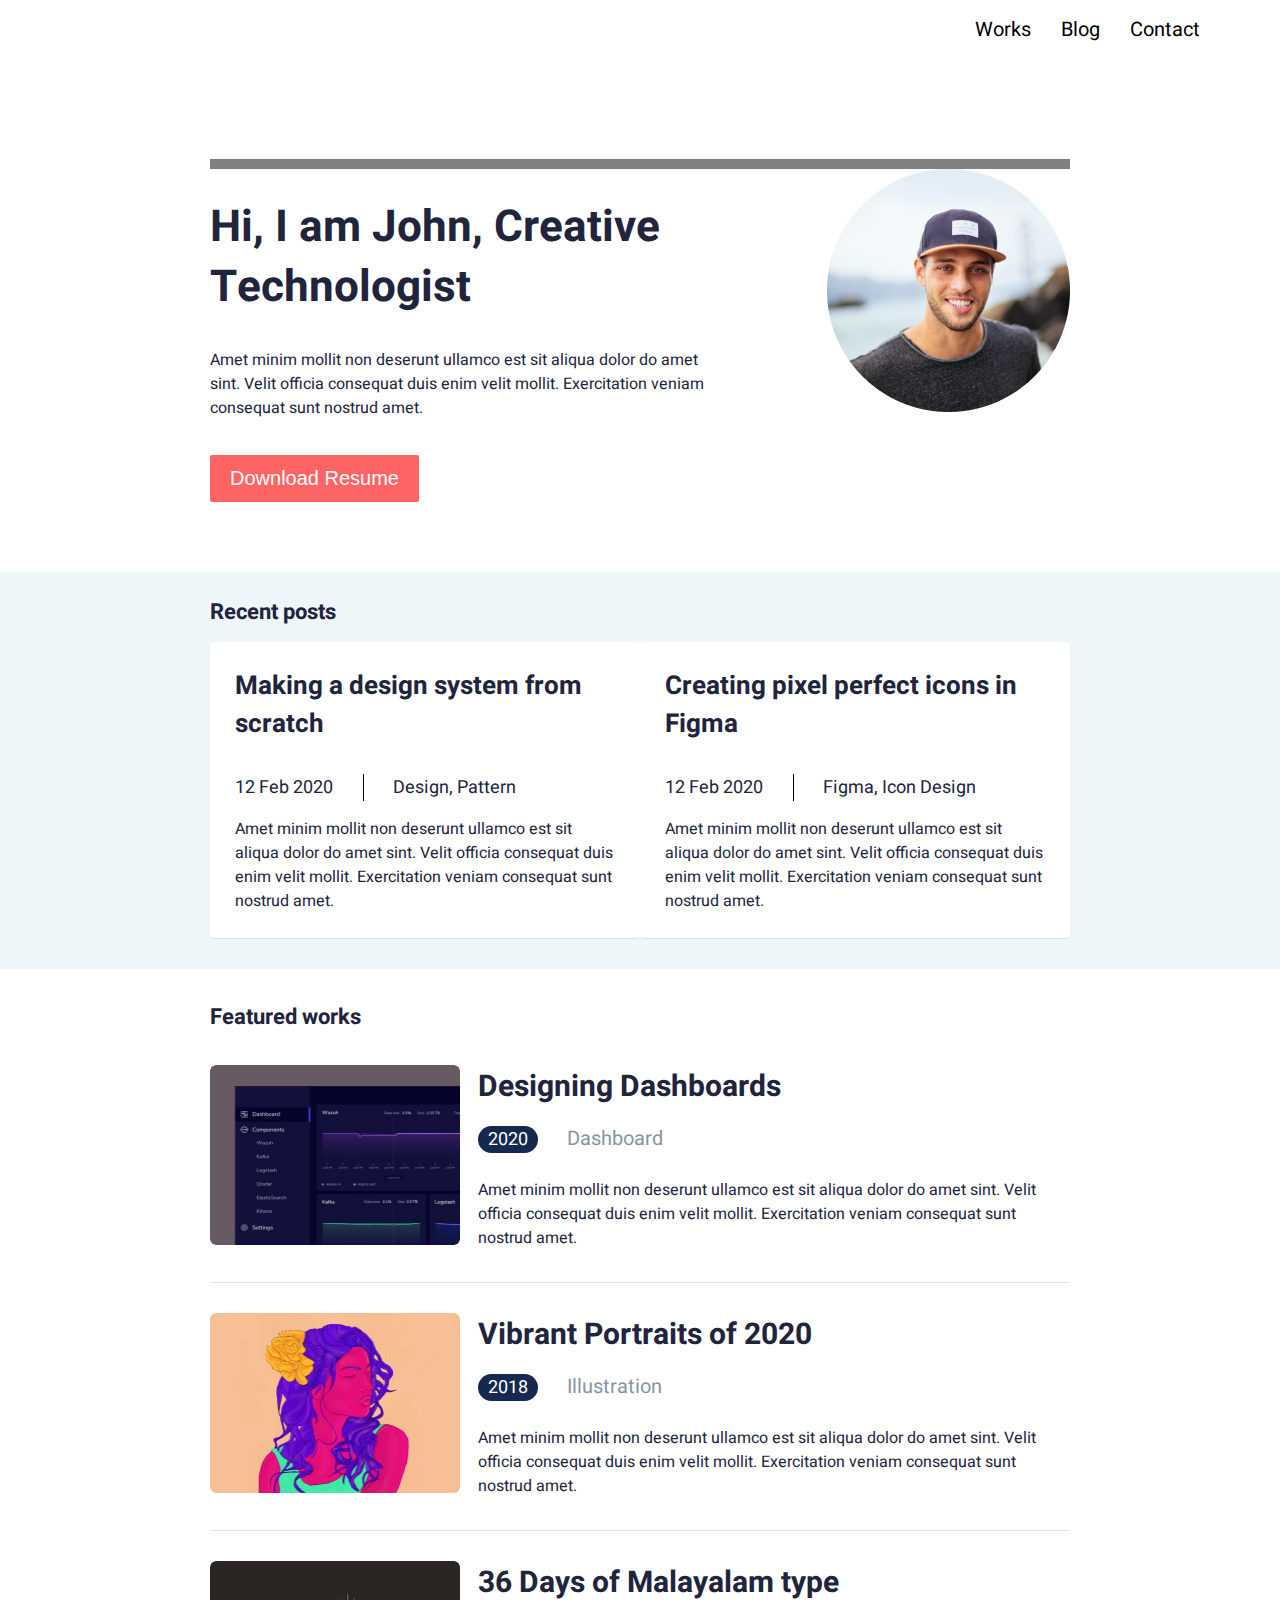
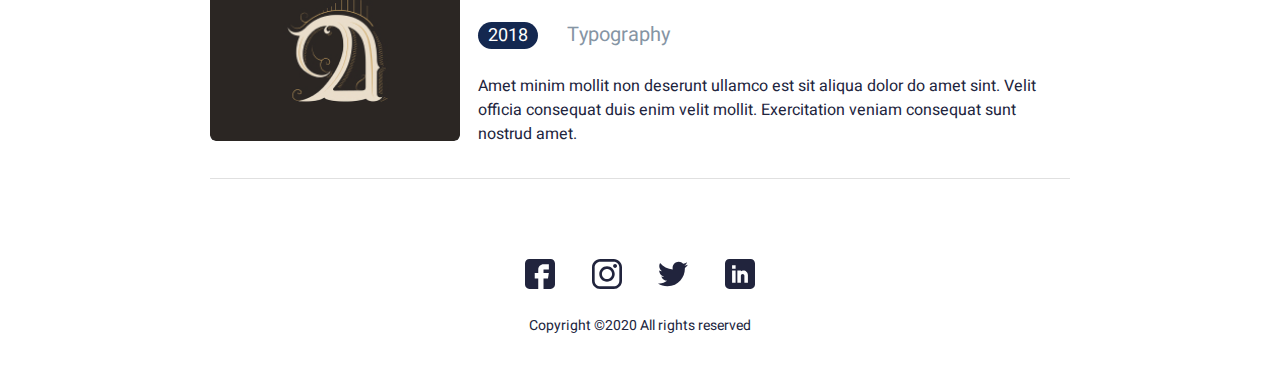
<file: index.html>
<!DOCTYPE html>
<html lang="en">
  <head>
    <meta charset="UTF-8" />
    <meta http-equiv="X-UA-Compatible" content="IE=edge" />
    <meta name="viewport" content="width=device-width, initial-scale=1.0" />
    <title>Document</title>
    <link rel="preconnect" href="https://fonts.googleapis.com" />
    <link rel="preconnect" href="https://fonts.gstatic.com" crossorigin />
    <link
      href="https://fonts.googleapis.com/css2?family=Heebo:wght@400;700&display=swap"
      rel="stylesheet"
    />
    <link rel="stylesheet" href="css/style.css" />
  </head>
  <body>
    <header>
      
      <nav class="menu">
        <button class="burger"></button>
        <a href="works.html" class="active">Works</a>
        <a href="blog.html" class="active">Blog</a>
        <a href="index.html" class="active">Contact</a>
      </nav>
      <div class="container about-user">
        <div>
          <h1>Hi, I am John, Creative Technologist</h1>
          <p>
            Amet minim mollit non deserunt ullamco est sit aliqua dolor do amet
            sint. Velit officia consequat duis enim velit mollit. Exercitation
            veniam consequat sunt nostrud amet.
          </p>
          <button class="btn">Download Resume</button>
        </div>
        <img src="img/Ellipse 1.jpg" alt="Photo" />
      </div>
    </header>
                                <!-- Section Post -->
    <section class="section-posts">
        <div class="container">
          <h2>Recent posts</h2>
          <div class="blocks-posts">
            <div class="post">
              <h4>
                <a href="blog.html">Making a design system from scratch</a>
              </h4>
              <span class="date">12 Feb 2020</span>
              <span class="topic">Design, Pattern</span>
              <p>Amet minim mollit non deserunt ullamco est sit aliqua dolor do amet sint. Velit officia consequat duis enim velit mollit. Exercitation veniam consequat sunt nostrud amet.</p>
            </div>
            <!-- POST-->
            <div class="post">
              <h4>  
                <a href="blog.html">Creating pixel perfect icons in Figma</a>
              </h4>
              <span class="date">12 Feb 2020</span>
              <span class="topic">Figma, Icon Design</span>
              <p>Amet minim mollit non deserunt ullamco est sit aliqua dolor do amet sint. Velit officia consequat duis enim velit mollit. Exercitation veniam consequat sunt nostrud amet.</p>
            </div>
            <!-- POST-->
          </div>
        </div>

    </section>


                    <!-- Section WORK -->
    <section>
      <div class="container">
        <h2>Featured works</h2>
        <div class="featured-works">
                                        <!--description 1-->
          <div class="work">
            <a href="work-pages/article-page.html">
            <img src="img/Rectangle 30.jpg" alt="IMG1">  
            </a> 
            <div class="description">
              <h3> 
                <a href="work-pages/article-page.html">Designing Dashboards</a>
              </h3>
              <span class="badge">2020</span>
              <span class="topic">Dashboard</span>
              <p>Amet minim mollit non deserunt ullamco est sit aliqua dolor do amet sint. Velit officia consequat duis enim velit mollit. Exercitation veniam consequat sunt nostrud amet.</p>
            </div>
            </div>
                                        <!--description 2-->
            <div class="work">
            <a href="work-pages/audi-page.html">
            <img src="img/Rectangle 32.jpg" alt="IMG2">
            </a>
            <div class="description">
              <h3> 
                <a href="work-pages/audi-page.html">Vibrant Portraits of 2020</a>
              </h3>
              <span class="badge">2018</span>
              <span class="topic">Illustration</span>
              <p>Amet minim mollit non deserunt ullamco est sit aliqua dolor do amet sint. Velit officia consequat duis enim velit mollit. Exercitation veniam consequat sunt nostrud amet.</p>
            </div>             
            </div>
                                        <!--description 3-->
            <div class="work">
            <a href="work-pages/ford-page.html">
            <img src="img/Rectangle 34.jpg" alt="IMG3">
            </a>
            <div class="description">
              <h3> 
                <a href="work-pages/ford-page.html">36 Days of Malayalam type</a>
              </h3>
              <span class="badge">2018</span>
              <span class="topic">Typography</span>
              <p>Amet minim mollit non deserunt ullamco est sit aliqua dolor do amet sint. Velit officia consequat duis enim velit mollit. Exercitation veniam consequat sunt nostrud amet.</p>
            </div>
            <!--work-->
        </div>
                <!-- featured-works-->
      </div>
    </section>
    <footer>
      <div class="socials">
        <a href="https://www.facebook.com/CBSystematics/" class="icon fb"></a>
        <a href="https://www.instagram.com/cyberbionic_systematics/" class="icon inst"></a>
        <a href="#" class="icon tw"></a>
        <a href="https://www.linkedin.com/company/cbsystematics-development/" class="icon in"></a>
      </div>
      <p>Copyright ©2020 All rights reserved </p>
    </footer>

  </body>
</html>
</file>
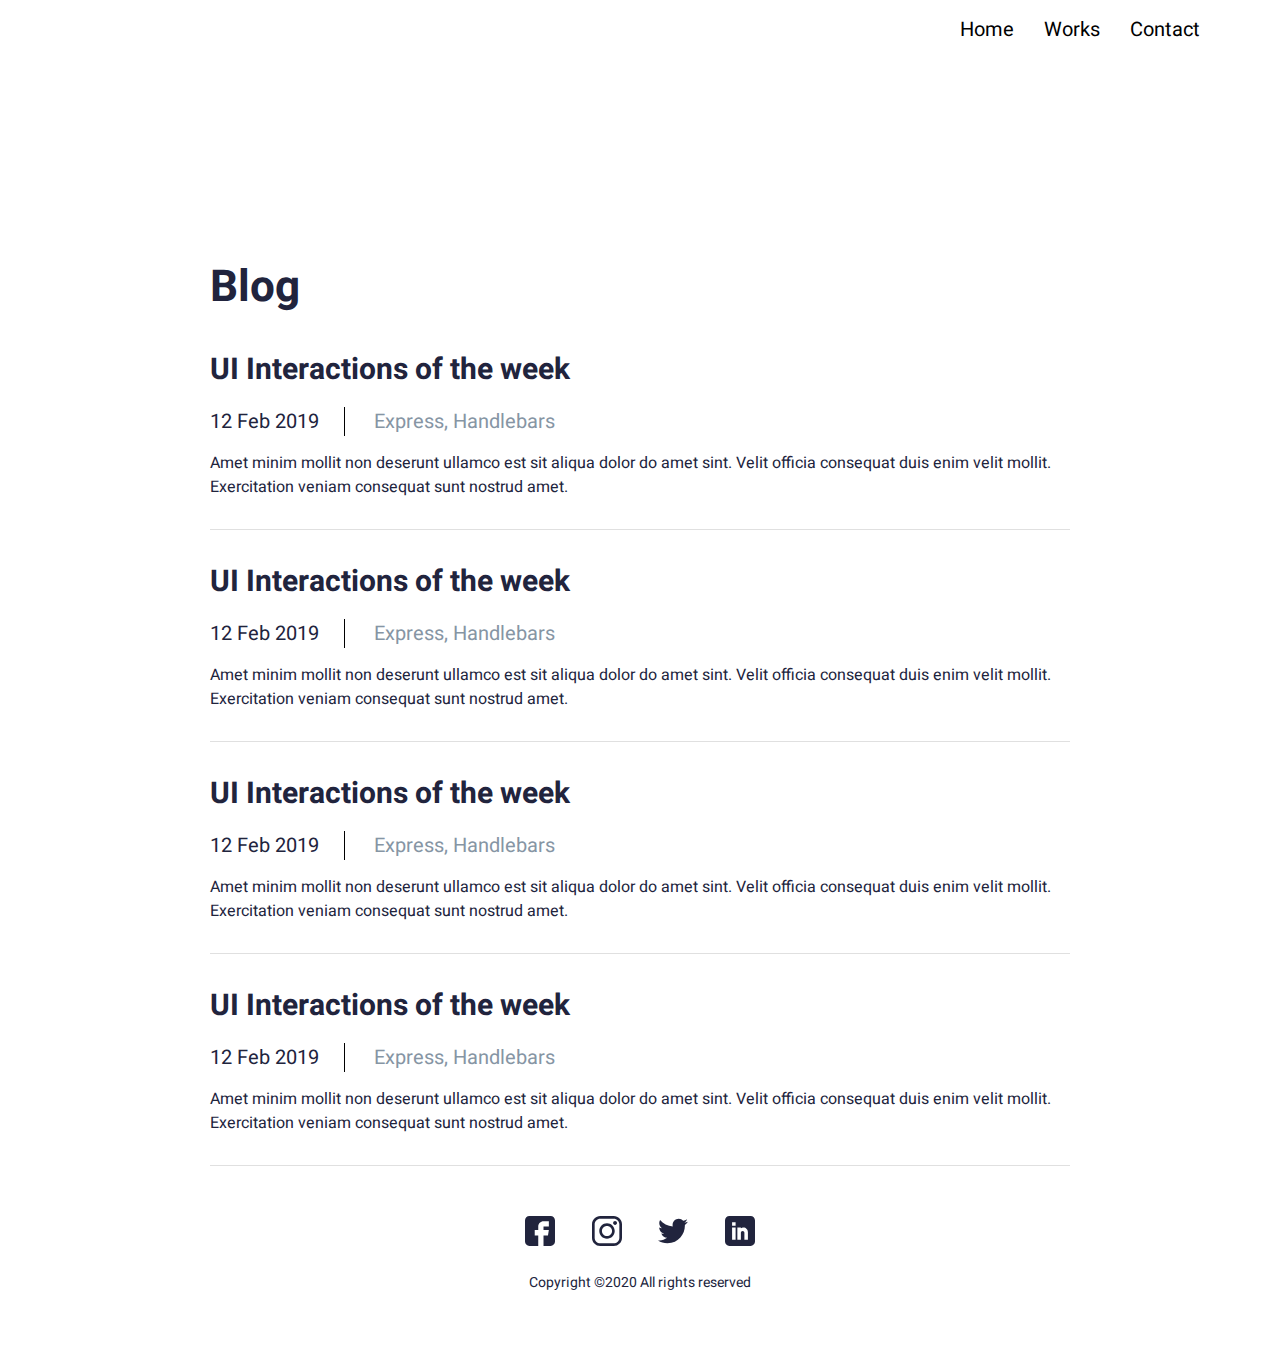
<file: blog.html>
<!DOCTYPE html>
<html lang="en">
  <head>
    <meta charset="UTF-8" />
    <meta http-equiv="X-UA-Compatible" content="IE=edge" />
    <meta name="viewport" content="width=device-width, initial-scale=1.0" />
    <title>Document</title>
    <link rel="preconnect" href="https://fonts.googleapis.com" />
    <link rel="preconnect" href="https://fonts.gstatic.com" crossorigin />
    <link
      href="https://fonts.googleapis.com/css2?family=Heebo:wght@400;700&display=swap"
      rel="stylesheet"
    />
    <link rel="stylesheet" href="css/style.css" />
  </head>
  <body>
    <header>
      <nav class="menu">
        <button class="burger"></button>
        <a href="index.html" class="active">Home</a>
        <a href="works.html" class="active">Works</a>
        <a href="#" class="active">Contact</a>
      </nav>
    </header>
    <section>
      <div class="container">
        <h1>Blog</h1>
        <div class="posts-container">
          <div class="post">
            <h3>
              <a href="https://edu.cbsystematics.com/ua"
                >UI Interactions of the week</a
              >
            </h3>
            <span class="date">12 Feb 2019</span>
            <span class="topic">Express, Handlebars</span>
            <p>
              Amet minim mollit non deserunt ullamco est sit aliqua dolor do
              amet sint. Velit officia consequat duis enim velit mollit.
              Exercitation veniam consequat sunt nostrud amet.
            </p>
          </div>
          <!-- .POST-->
          <div class="post">
            <h3>
              <a href="https://edu.cbsystematics.com/ua"
                >UI Interactions of the week</a
              >
            </h3>
            <span class="date">12 Feb 2019</span>
            <span class="topic">Express, Handlebars</span>
            <p>
              Amet minim mollit non deserunt ullamco est sit aliqua dolor do
              amet sint. Velit officia consequat duis enim velit mollit.
              Exercitation veniam consequat sunt nostrud amet.
            </p>
          </div>
          <div class="post">
            <h3>
              <a href="https://edu.cbsystematics.com/ua"
                >UI Interactions of the week</a
              >
            </h3>
            <span class="date">12 Feb 2019</span>
            <span class="topic">Express, Handlebars</span>
            <p>
              Amet minim mollit non deserunt ullamco est sit aliqua dolor do
              amet sint. Velit officia consequat duis enim velit mollit.
              Exercitation veniam consequat sunt nostrud amet.
            </p>
          </div>
          <div class="post">
            <h3>
              <a href="https://edu.cbsystematics.com/ua"
                >UI Interactions of the week</a
              >
            </h3>
            <span class="date">12 Feb 2019</span>
            <span class="topic">Express, Handlebars</span>
            <p>
              Amet minim mollit non deserunt ullamco est sit aliqua dolor do
              amet sint. Velit officia consequat duis enim velit mollit.
              Exercitation veniam consequat sunt nostrud amet.
            </p>
          </div>
        </div>
        <!--.posts-container -->
      </div>
    </section>
    <footer>
      <div class="socials">
        <a href="https://www.facebook.com/CBSystematics/" class="icon fb"></a>
        <a
          href="https://www.instagram.com/cyberbionic_systematics/"
          class="icon inst"
        ></a>
        <a href="#" class="icon tw"></a>
        <a
          href="https://www.linkedin.com/company/cbsystematics-development/"
          class="icon in"
        ></a>
      </div>
      <p>Copyright ©2020 All rights reserved</p>
    </footer>
  </body>
</html>
</file>
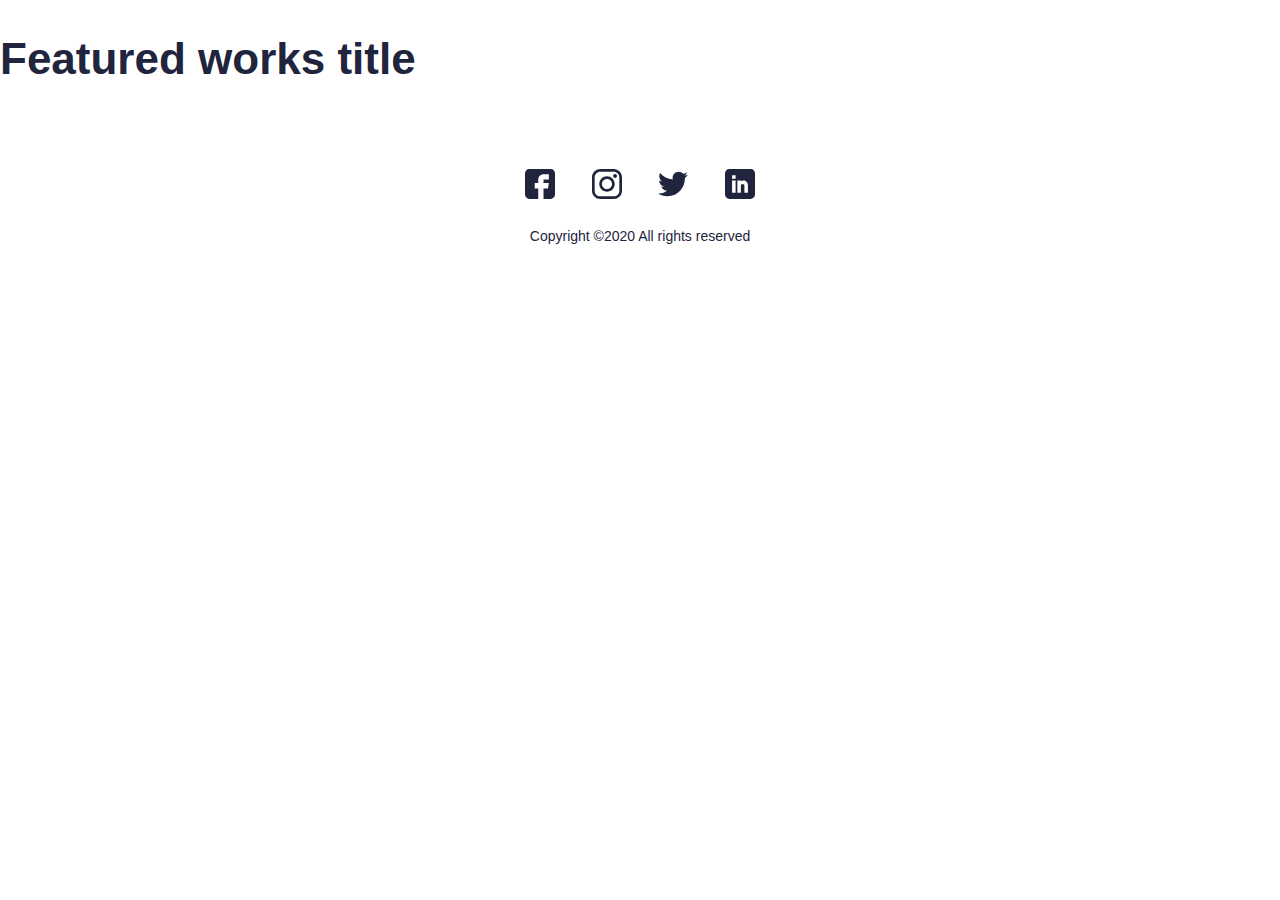
<file: featured-works.html>
<!DOCTYPE html>
<html lang="en">
<head>
    <meta charset="UTF-8">
    <meta http-equiv="X-UA-Compatible" content="IE=edge">
    <meta name="viewport" content="width=device-width, initial-scale=1.0">
    <title>Featured works</title>
    <link rel="stylesheet" href="css/style.css">
</head>
<body>
    <h1>Featured works title</h1>
    <footer>
      <div class="socials">
        <a href="https://www.facebook.com/CBSystematics/" class="icon fb"></a>
        <a href="https://www.instagram.com/cyberbionic_systematics/" class="icon inst"></a>
        <a href="#" class="icon tw"></a>
        <a href="https://www.linkedin.com/company/cbsystematics-development/" class="icon in"></a>
      </div>
      <p>Copyright ©2020 All rights reserved </p>
    </footer>
</body>
</html>
</file>
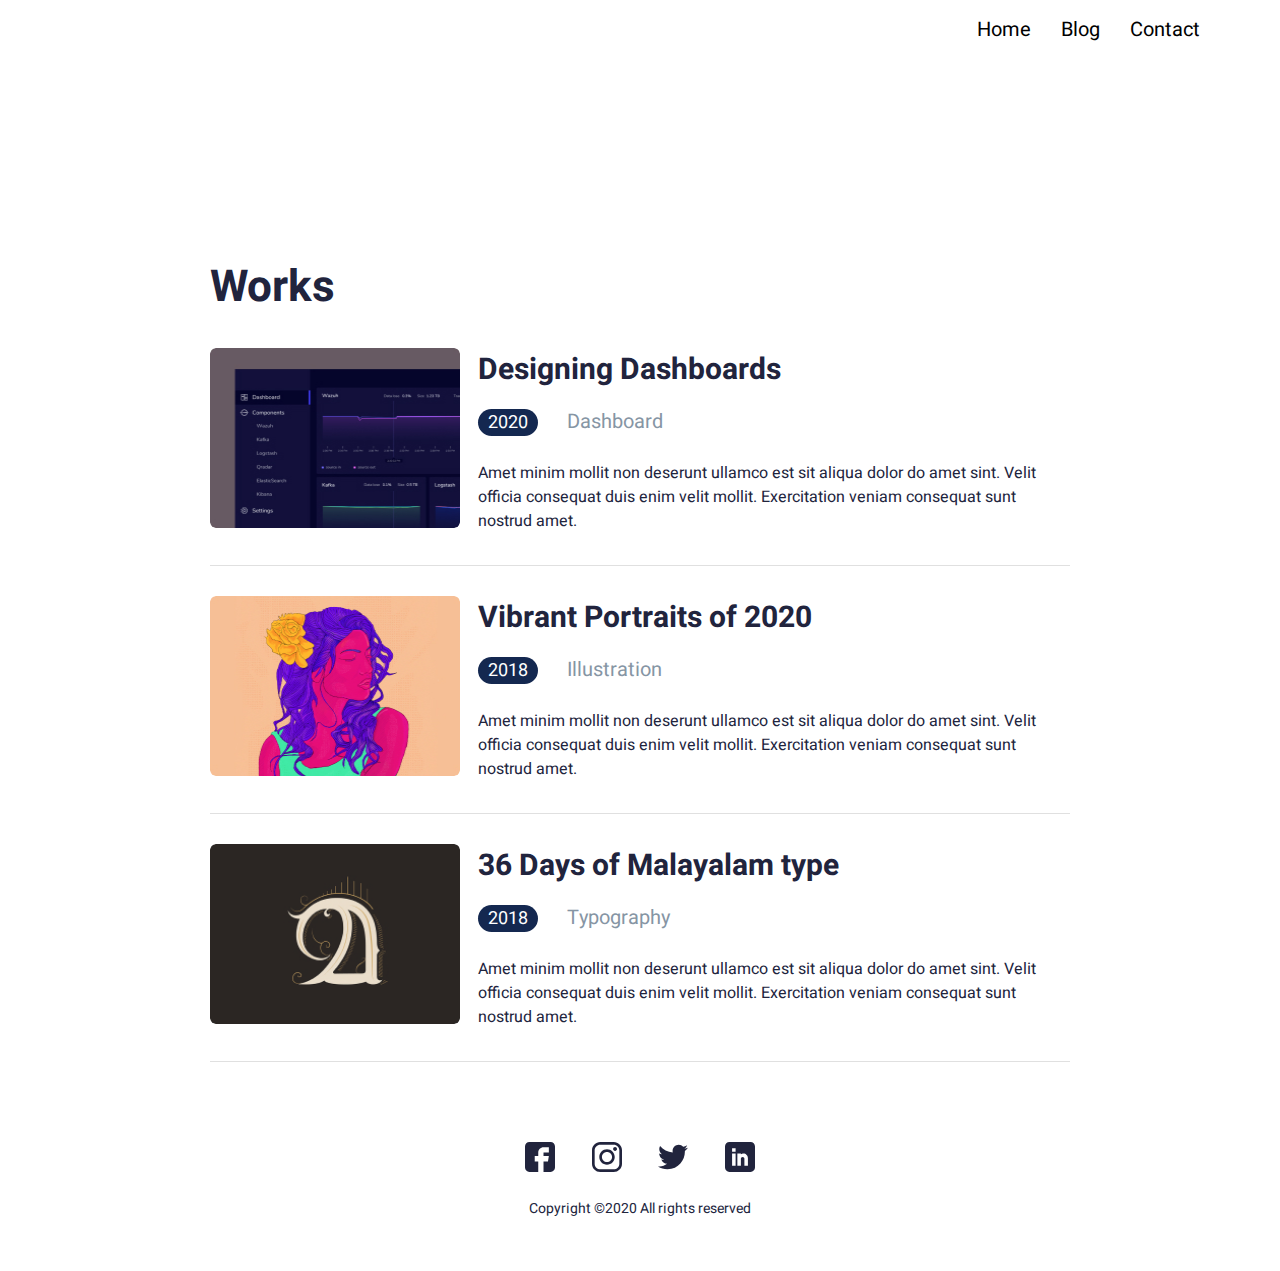
<file: works.html>
<!DOCTYPE html>
<html lang="en">
<head>
    <meta charset="UTF-8" />
    <meta http-equiv="X-UA-Compatible" content="IE=edge" />
    <meta name="viewport" content="width=device-width, initial-scale=1.0" />
    <title>Document</title>
    <link rel="preconnect" href="https://fonts.googleapis.com" />
    <link rel="preconnect" href="https://fonts.gstatic.com" crossorigin />
    <link
    href="https://fonts.googleapis.com/css2?family=Heebo:wght@400;700&display=swap"
    rel="stylesheet"
    />
    <link rel="stylesheet" href="css/style.css" />
</head>
<body>
    <header>
    <nav class="menu">
        <button class="burger"></button>
        <a href="index.html" class="active">Home</a>
        <a href="blog.html" class="active">Blog</a>
        <a href="#" class="active">Contact</a>
    </nav>
    </header>
    <section class="works-page">
    <div class="container">
        <h1>Works</h1>
        <div class="featured-works">
                                        <!--description 1-->
        <div class="work">
            <a href="work-pages/article-page.html">
                <img src="img/Rectangle 30.jpg" alt="IMG1">  
            </a> 
        <div class="description">
            <h3>
                <a href="work-pages/article-page.html">Designing Dashboards</a>
            </h3>
            <span class="badge">2020</span>
            <span class="topic">Dashboard</span>
            <p>Amet minim mollit non deserunt ullamco est sit aliqua dolor do amet sint. Velit officia consequat duis enim velit mollit. Exercitation veniam consequat sunt nostrud amet.</p>
        </div>
        </div>
                                        <!--description 2-->
        <div class="work">
                <a href="work-pages/audi-page.html">
                    <img src="img/Rectangle 32.jpg" alt="IMG2">
                </a>
            <div class="description">
                <h3>
                    <a href="work-pages/audi-page.html">Vibrant Portraits of 2020</a>
                </h3>
                <span class="badge">2018</span>
                <span class="topic">Illustration</span>
                <p>Amet minim mollit non deserunt ullamco est sit aliqua dolor do amet sint. Velit officia consequat duis enim velit mollit. Exercitation veniam consequat sunt nostrud amet.</p>
            </div>             
        </div>
                                        <!--description 3-->
        <div class="work">
            <a href="work-pages/ford-page.html">
                <img src="img/Rectangle 34.jpg" alt="IMG3">
            </a>
            <div class="description">
                <h3> 
                    <a href="work-pages/ford-page.html">36 Days of Malayalam type</a>
                </h3>
                <span class="badge">2018</span>
                <span class="topic">Typography</span>
                <p>Amet minim mollit non deserunt ullamco est sit aliqua dolor do amet sint. Velit officia consequat duis enim velit mollit. Exercitation veniam consequat sunt nostrud amet.</p>
            </div>
            <!--work-->
        </div>
                <!-- featured-works-->
    </div>
    </section>
    <footer>
    <div class="socials">
        <a href="https://www.facebook.com/CBSystematics/" class="icon fb"></a>
        <a href="https://www.instagram.com/cyberbionic_systematics/" class="icon inst"></a>
        <a href="#" class="icon tw"></a>
        <a href="https://www.linkedin.com/company/cbsystematics-development/" class="icon in"></a>
    </div>
    <p>Copyright ©2020 All rights reserved </p>
    </footer>
</body>
</html>
</file>
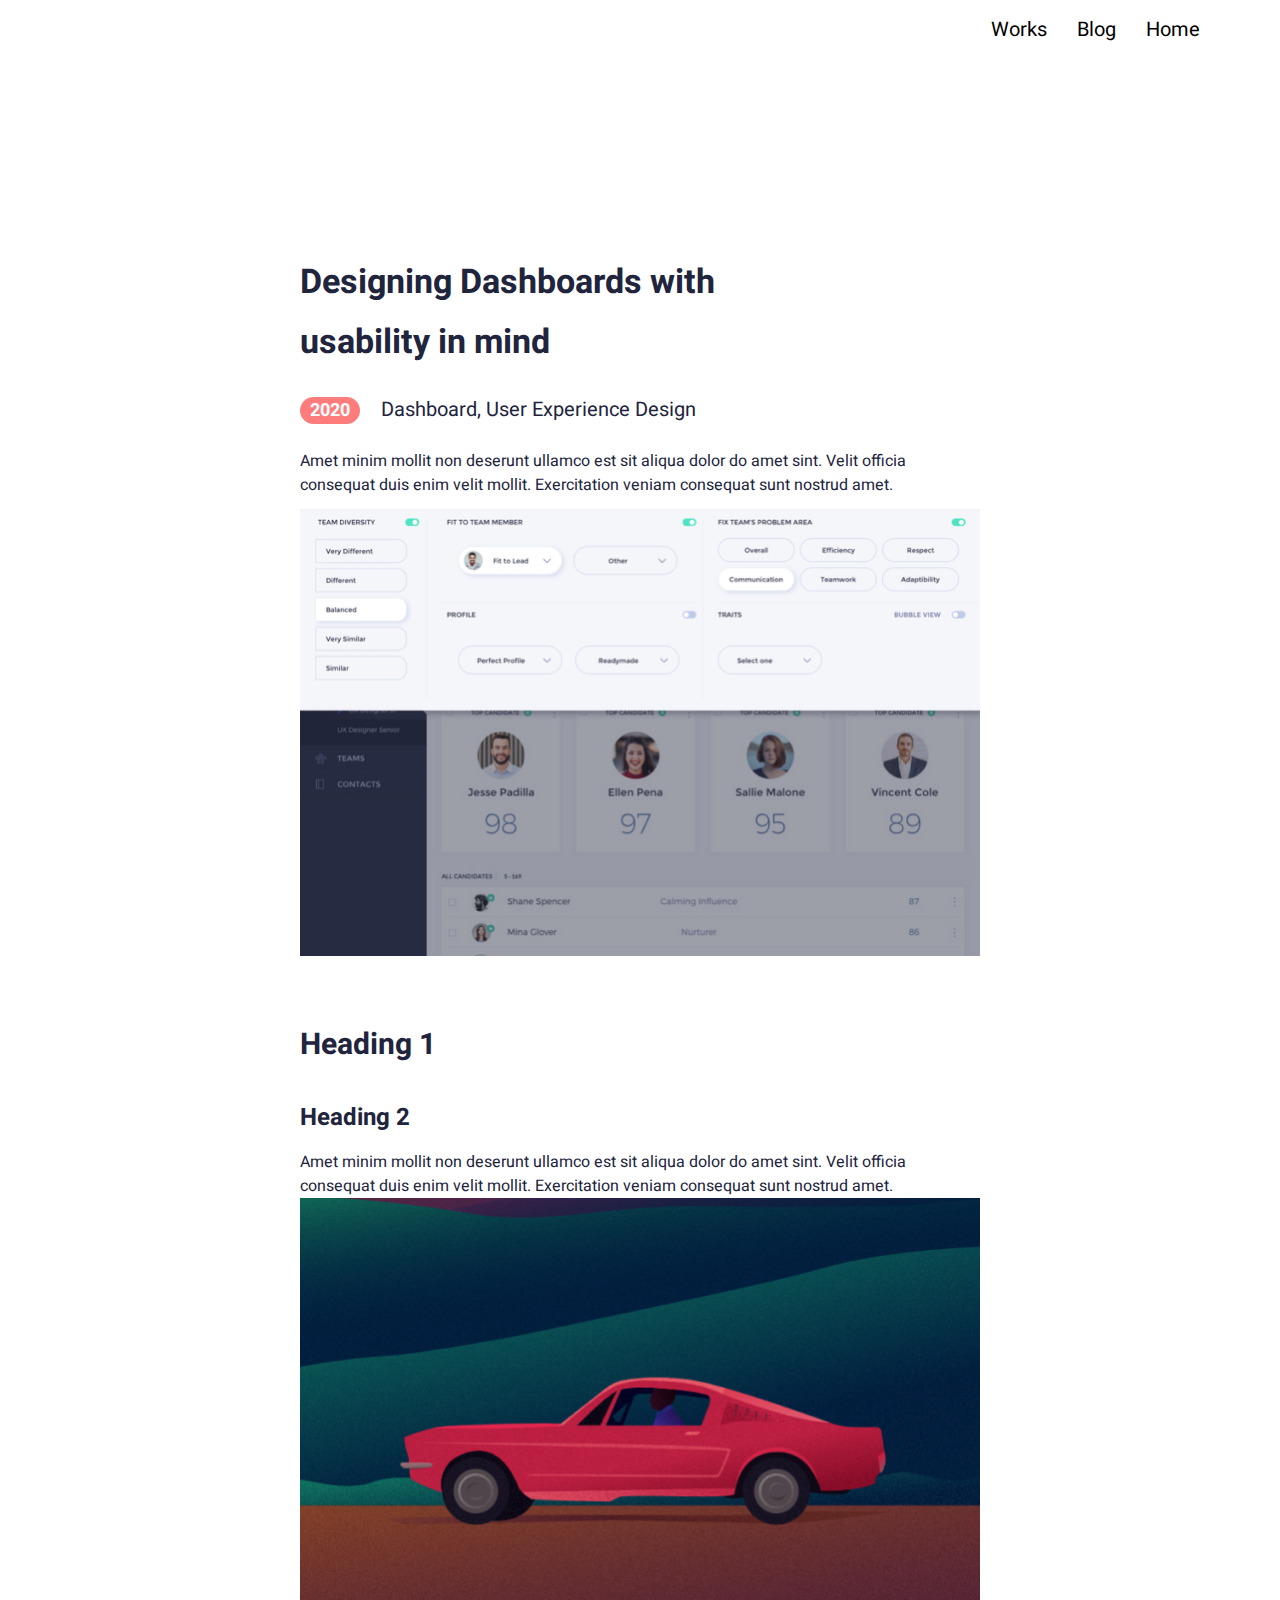
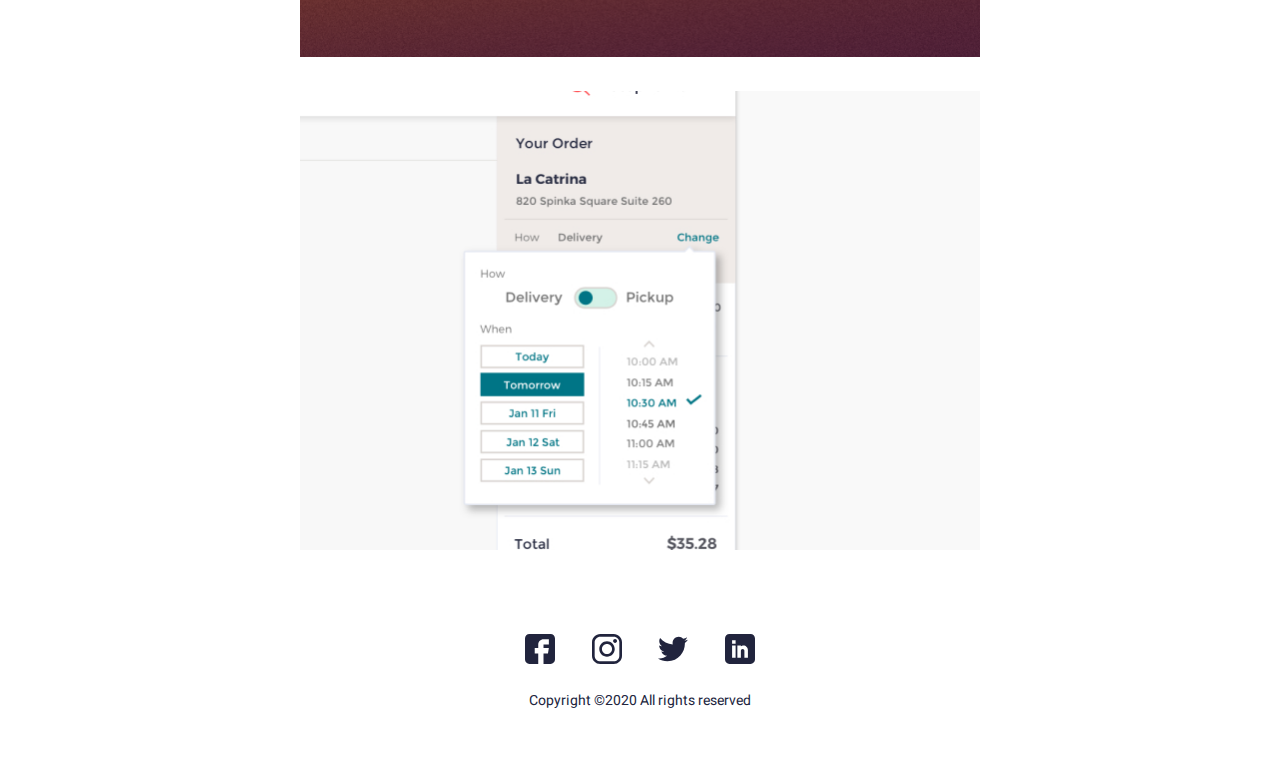
<file: work-pages/article-page.html>
<!DOCTYPE html>
<html lang="en">
  <head>
    <meta charset="UTF-8" />
    <meta http-equiv="X-UA-Compatible" content="IE=edge" />
    <meta name="viewport" content="width=device-width, initial-scale=1.0" />
    <title>Document</title>
    <link rel="preconnect" href="https://fonts.googleapis.com" />
    <link rel="preconnect" href="https://fonts.gstatic.com" crossorigin />
    <link
      href="https://fonts.googleapis.com/css2?family=Heebo:wght@400;700&display=swap"
      rel="stylesheet"/>
    <link rel="stylesheet" href="../css/style.css">
  </head>
  <body>
    <header>
      <nav class="menu">
        <button class="burger"></button>
        <a href="../works.html" class="active">Works</a>
        <a href="../blog.html" class="active">Blog</a>
        <a href="../index.html" class="active">Home</a>
      </nav>
    </header>
    <section class="article-page">
      <div class="container">
        <h1>Designing Dashboards with usability in mind</h1>
        <span class="article-badge">2020</span>
        <span class="article-topic">Dashboard, User Experience Design</span>
        <p>Amet minim mollit non deserunt ullamco est sit aliqua dolor do amet sint. Velit officia consequat duis enim velit mollit. Exercitation veniam consequat sunt nostrud amet.</p>
        <img src="../img/article1.jpg" alt="image">
        <h2>Heading 1</h2>
        <h3>Heading 2</h3>
        <p>Amet minim mollit non deserunt ullamco est sit aliqua dolor do amet sint. Velit officia consequat duis enim velit mollit. Exercitation veniam consequat sunt nostrud amet.</p>
        <img src="../img/article2.png" alt="image">
        <img src="../img/article3.jpg" alt="image">
        
      </div>
    </section>

    <footer>
      <div class="socials">
        <a href="https://www.facebook.com/CBSystematics/" class="icon fb"></a>
        <a href="https://www.instagram.com/cyberbionic_systematics/" class="icon inst"></a>
        <a href="#" class="icon tw"></a>
        <a href="https://www.linkedin.com/company/cbsystematics-development/" class="icon in"></a>
      </div>
      <p>Copyright ©2020 All rights reserved </p>
    </footer>
  </body>
</html>
</file>
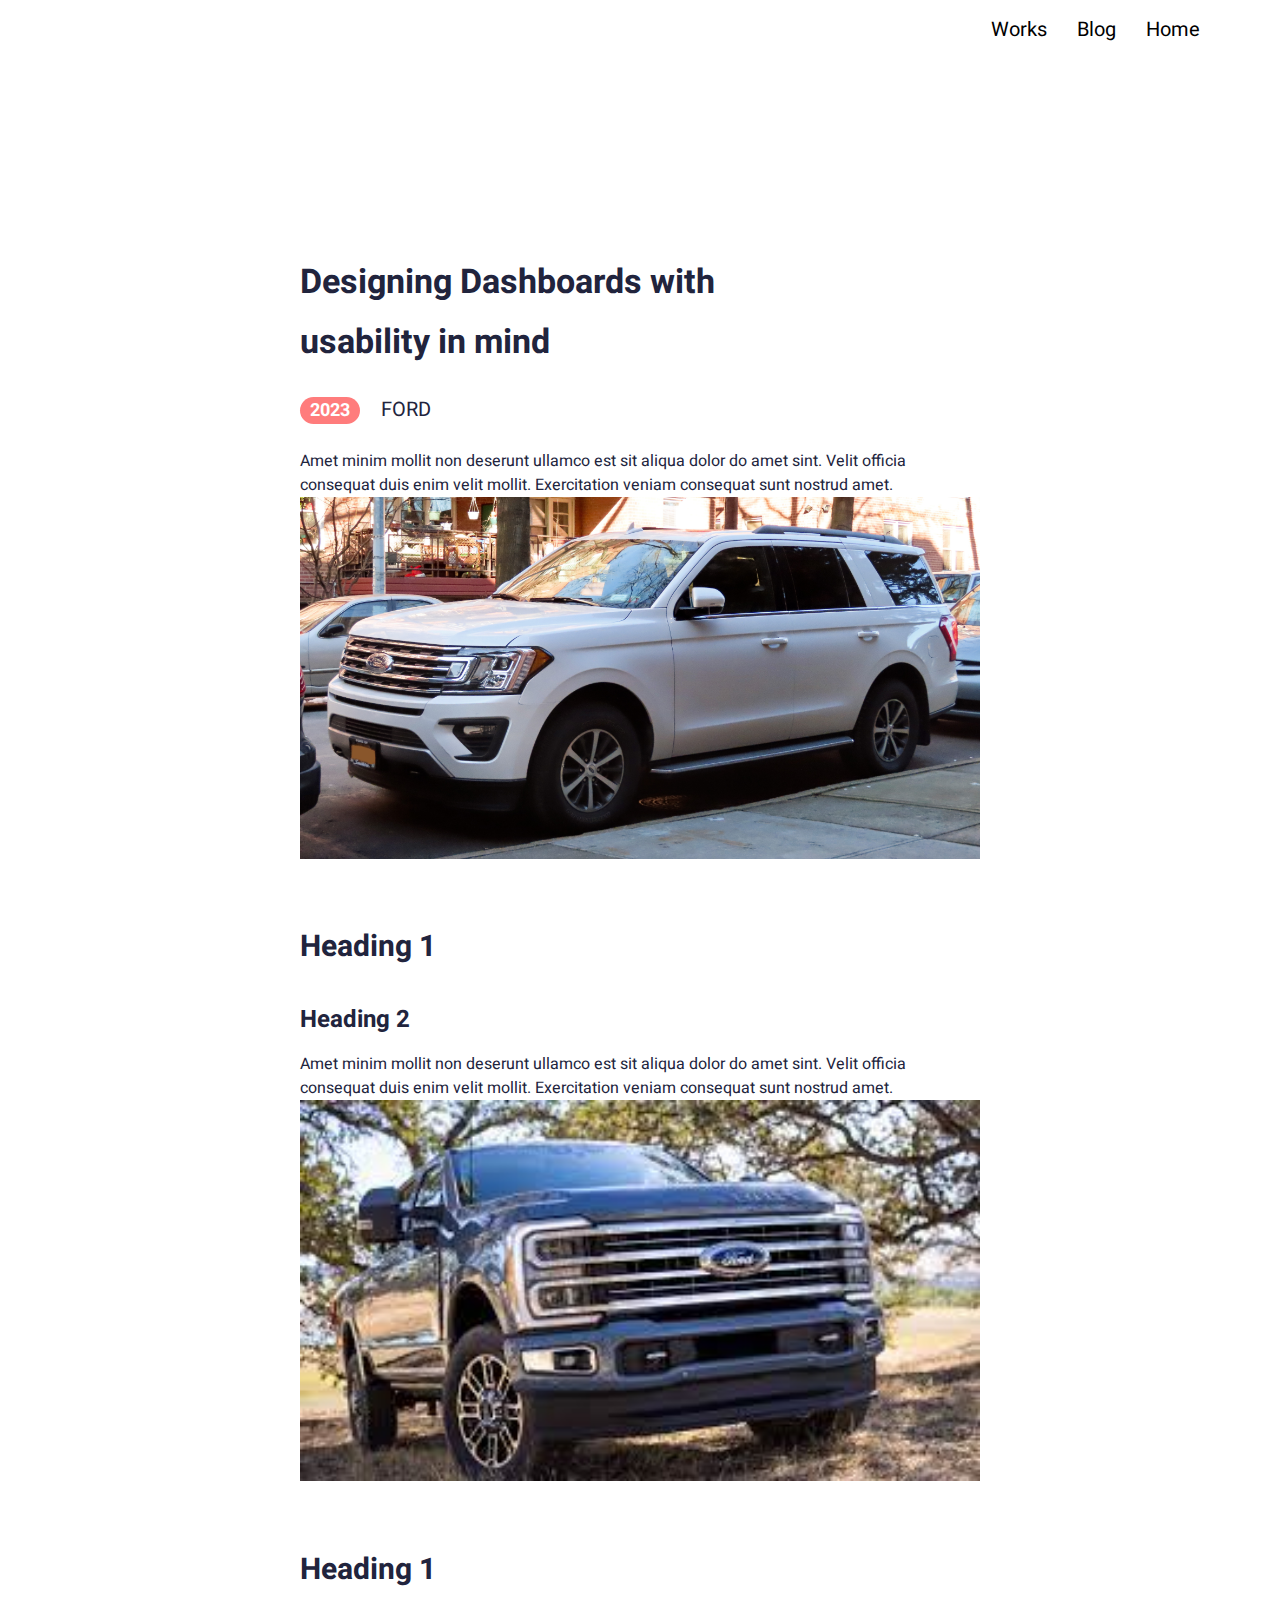
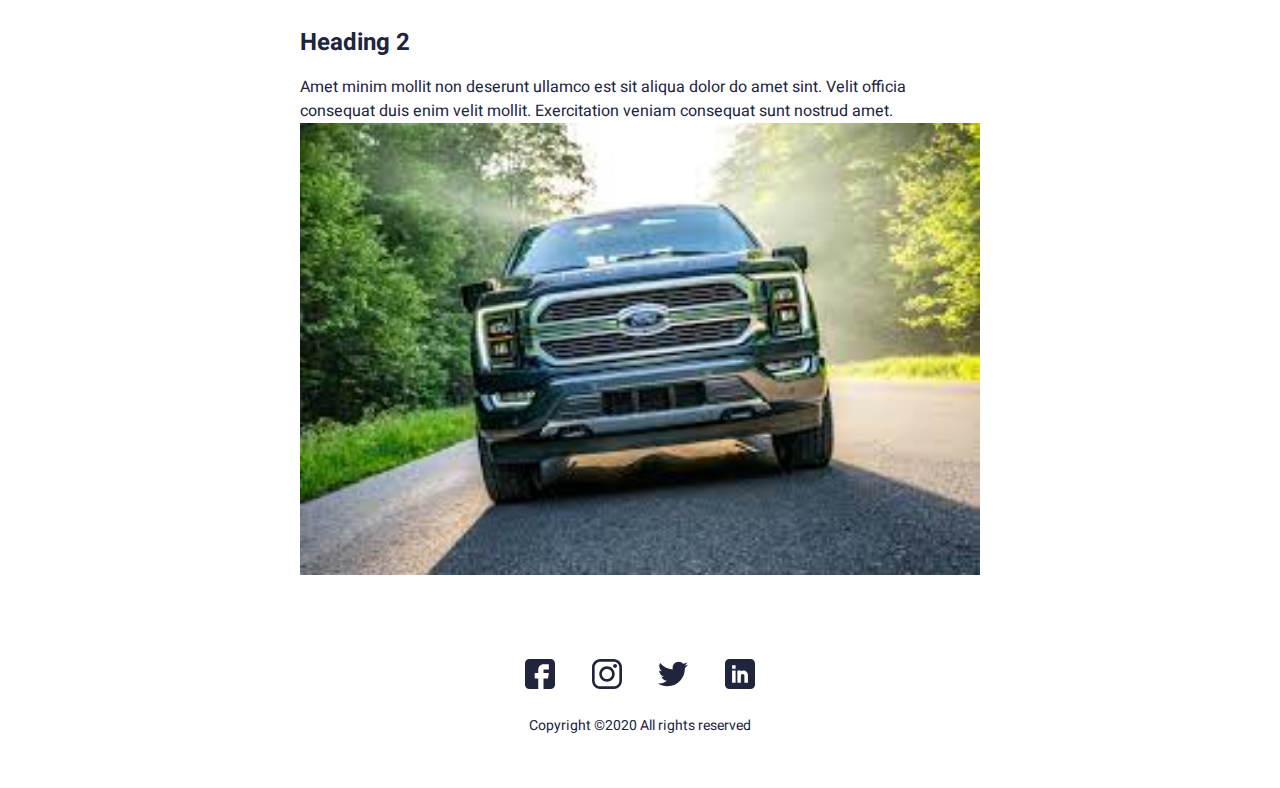
<file: work-pages/ford-page.html>
<!DOCTYPE html>
<html lang="en">
  <head>
    <meta charset="UTF-8" />
    <meta http-equiv="X-UA-Compatible" content="IE=edge" />
    <meta name="viewport" content="width=device-width, initial-scale=1.0" />
    <title>Document</title>
    <link rel="preconnect" href="https://fonts.googleapis.com" />
    <link rel="preconnect" href="https://fonts.gstatic.com" crossorigin />
    <link
      href="https://fonts.googleapis.com/css2?family=Heebo:wght@400;700&display=swap"
      rel="stylesheet"
    />
    <link rel="stylesheet" href="../css/style.css" />
  </head>
  <body>
    <header>
      <nav class="menu">
        <button class="burger"></button>
        <a href="../works.html" class="active">Works</a>
        <a href="../blog.html" class="active">Blog</a>
        <a href="../index.html" class="active">Home</a>
      </nav>
    </header>
    <section class="article-page">
      <div class="container">
        <h1>Designing Dashboards with usability in mind</h1>
        <span class="article-badge">2023</span>
        <span class="article-topic">FORD</span>
        <p>
          Amet minim mollit non deserunt ullamco est sit aliqua dolor do amet
          sint. Velit officia consequat duis enim velit mollit. Exercitation
          veniam consequat sunt nostrud amet.
        </p>
        <img src="../img/Ford1 (1).jpg" alt="image" />
        <h2>Heading 1</h2>
        <h3>Heading 2</h3>
        <p>
          Amet minim mollit non deserunt ullamco est sit aliqua dolor do amet
          sint. Velit officia consequat duis enim velit mollit. Exercitation
          veniam consequat sunt nostrud amet.
        </p>
        <img src="../img/Ford1 (2).jpg" alt="image" />
        <h2>Heading 1</h2>
        <h3>Heading 2</h3>
        <p>
          Amet minim mollit non deserunt ullamco est sit aliqua dolor do amet
          sint. Velit officia consequat duis enim velit mollit. Exercitation
          veniam consequat sunt nostrud amet.
        </p>
        <img src="../img/Ford1 (3).jpg" alt="image" />
      </div>
    </section>

    <footer>
      <div class="socials">
        <a href="https://www.facebook.com/CBSystematics/" class="icon fb"></a>
        <a
          href="https://www.instagram.com/cyberbionic_systematics/"
          class="icon inst"
        ></a>
        <a href="#" class="icon tw"></a>
        <a
          href="https://www.linkedin.com/company/cbsystematics-development/"
          class="icon in"
        ></a>
      </div>
      <p>Copyright ©2020 All rights reserved</p>
    </footer>
  </body>
</html>
</file>
<file: css/style.css>
* { 
    box-sizing: content-box;
}

body {
    margin: 0;
    font-family: 'Heebo', sans-serif;
    color: #21243D;
}

.container {
    max-width: 860px;
    margin: 0 auto;
    /* border: 1px solid black; */
}

h1 {
    font-weight: 700;
    font-size: 44px;
    line-height: 60px;
    font-style: normal;
}

h2 {
    font-size: 22px;
    line-height: 60px;
}

h3 {
    font-size: 30px;
    margin-bottom: 15px;
}

h3 a {
    text-decoration: none;
    color: #21243D;
}

p {
    font-weight: 400;
    font-size: 16px;
    line-height: 24px;
    margin: 0;
}

/* COMMON STYLES END */

/* HEADER STYLES START */
header {
    padding-bottom: 70px;
}
.menu {
    display: flex;
    justify-content: flex-end;
    max-width: 1150px;
    /* border: 1px solid blue; */
    margin: 0 auto;
    padding: 0 45px;
    margin-bottom: 100px;
}

.menu a {
    padding: 15px;
    font-size: 20px;
    text-decoration: none;
    color: black;
}

.active:hover {
    color: #FF6464;
}

.about-user {
    display: flex;
    justify-content: space-between;
    border-top: 10px solid gray;
}

.about-user div {
    width: 500px;
}

.about-user img {
    width: 243px;
    height: 243px;
}
.btn {
    background: #FF6464;
    border-radius: 2px;
    border: none;
    color: white;
    font-size: 20px;
    padding: 12px 20px;
    margin-top: 35px;
}

/* Media  */
.burger {
    width: 30px;
    height: 20px;
    margin-left: auto;
    display: none;
    border: none;
    background-image: url("../img/menu.svg");
    background-color: transparent;
    cursor: pointer;

}
@media (max-width: 768px){
    header {
        padding-bottom: 60px;
    }
    .menu {
        padding-top: 20px;
    }
    .menu a{
        display: none;
    }
    .burger {
        display: block;
    }
    .about-user{
        flex-direction: column;
        align-items: center;
        border: none;
    }
    .about-user div {
        order: 1;
        text-align: center;
        width: auto;
    } 
    .about-user img {
            width: 180px;
            height: 180px;
            margin-bottom: 50px;
            box-shadow: -3px 10px 0 #EDF7FA;
            border-radius: 50%;
    }
    h1 {
        font-size: 32px;
        line-height: 40px;
        }
    p {
        font-size: 16px;
        line-height: 24px;
    }
}
/* Section Post  */


.section-posts {
    background-color: #EDF7FA;
    padding-bottom: 15px;
    padding-top: 10px;
}

.section-posts h2{
    margin: 0;
}

.blocks-posts {
    display: flex;
    justify-content: space-around;
}

h4 {
    margin: 0;
    font-size: 26px;
    line-height: 38px;
    margin-bottom: 30px;
}

h4 a{
    text-decoration: none;
    color: #21243D;
}

.blocks-posts .post {
    max-width: 420px;
    border-radius: 4px;
    background-color: white;
    padding: 25px;
    margin-bottom: 15px;
}

.blocks-posts span {
    font-size: 18px;
    color: #21243D; 
    padding-right: 30px; 
}

@media(max-width: 768px){
        .blocks-posts {
            justify-content: space-around;
        }   
        h4 {
            font-size: 22px;
        }
        .blocks-posts span {
            font-size: 16px;
        }
}

/* Section Post  */
                                     /* BLOG PAGE   */

.post {
    border-bottom: 1px solid #E0E0E0;
    padding-bottom: 30px;
}

.post p {
    margin-top: 15px;
}

.date {
    font-size: 20px;
    border-right: 1px solid black;
    padding-right: 25px;
    line-height: 29px;
}

.topic {
    font-size: 20px;
    color: #8695A4;
    padding-left: 25px;
    line-height: 29px;
}

@media (max-width: 768px) {
    .container {
        padding: 0 18px;
    }
    h3 {
        font-size: 26px;
    }
        .date {
            font-size: 16px;
            padding-right: 15px;
        }
    
        .topic {
            font-size: 16px;
            padding-left: 15px;
        }
}

            /*  FEATURED   WORKS     */

.work {
    /* border: 2px solid black; */
    border-bottom: 1px solid #E0E0E0;
    display: flex;
    padding-bottom: 30px;
    margin-bottom: 30px;
    
}

.work img {
    border-radius: 6px;
    width: 250px;
    height: 180px;
    margin-right: 18px;
}

.work h3 {
    margin-top: 0;
}

.badge {
    background-color: #142850;
    color: #fff;
    font-size: 18px;
    border-radius: 16px;
    padding: 0px 10px;
    
}
.work p {
    margin-top: 25px;
}

@media (max-width: 768px) {
    .featured-works {
        display: flex;
        flex-direction: column;
        align-items: center;
        }

    h2 {
        text-align: center;
    }

    .work {
        flex-direction: column;
        width: 345px;
    }

    .work img {
        width: 100%;
        margin-bottom: 10px;
    }
    .works-page h3{
        font-size: 24px;
    }
}

                        /* article-page*/

.article-page .container{
    max-width: 680px;
}

.article-page h1 {
    font-size: 34px;
    max-width: 500px;
}

.article-badge {
    background: #FF7C7C;
    color: white;
    font-size: 18px;
    font-weight: bold;
    border-radius: 16px;
    padding: 0 10px; 
    margin-right: 17px;
    margin-bottom: 25px;
    display: inline-block;
}

.article-topic {
    font-size: 20px;
}

.article-page img {
    width: 100%;
    margin-bottom: 27px;
}

.article-page h2 {
    font-size: 30px;
    font-weight: bold;
}

.article-page h3 {
    font-size: 24px;
}

@media (max-width: 768px) {
    .article-page h1 {
            font-size: 30px;
        }
    
        .article-badge {
            
        }
    
        .article-topic {
            font-size: 18px;
        }
        .article-page h2 {
            font-size: 26px;
            text-align: left;
        }
    
        .article-page h3 {
            font-size: 20px;
        }

}

/* FOOTER */
footer {
    text-align: center;
    padding: 50px 0;
}
footer p {
    font-size: 14px;
}
.socials {
    /* border: 2px solid black; */
    width: 230px;
    margin: 0 auto;
    display: flex;
    justify-content: space-between;    
}
.socials a{
    width: 30px;
    height: 30px;
    margin-bottom: 25px;
    /* border: 1px solid black; */
}

.icon {
    background-size: 100% 100%;
    background-repeat: no-repeat;
}

.fb {
    background-image: url("../img/socials-items/fb.svg");
}

.inst {
    background-image: url("../img/socials-items/inst.svg");
}

.tw {
    background-image: url("../img/socials-items/tw.svg");
}

.in {
    background-image: url("../img/socials-items/in.svg");
}
</file>
